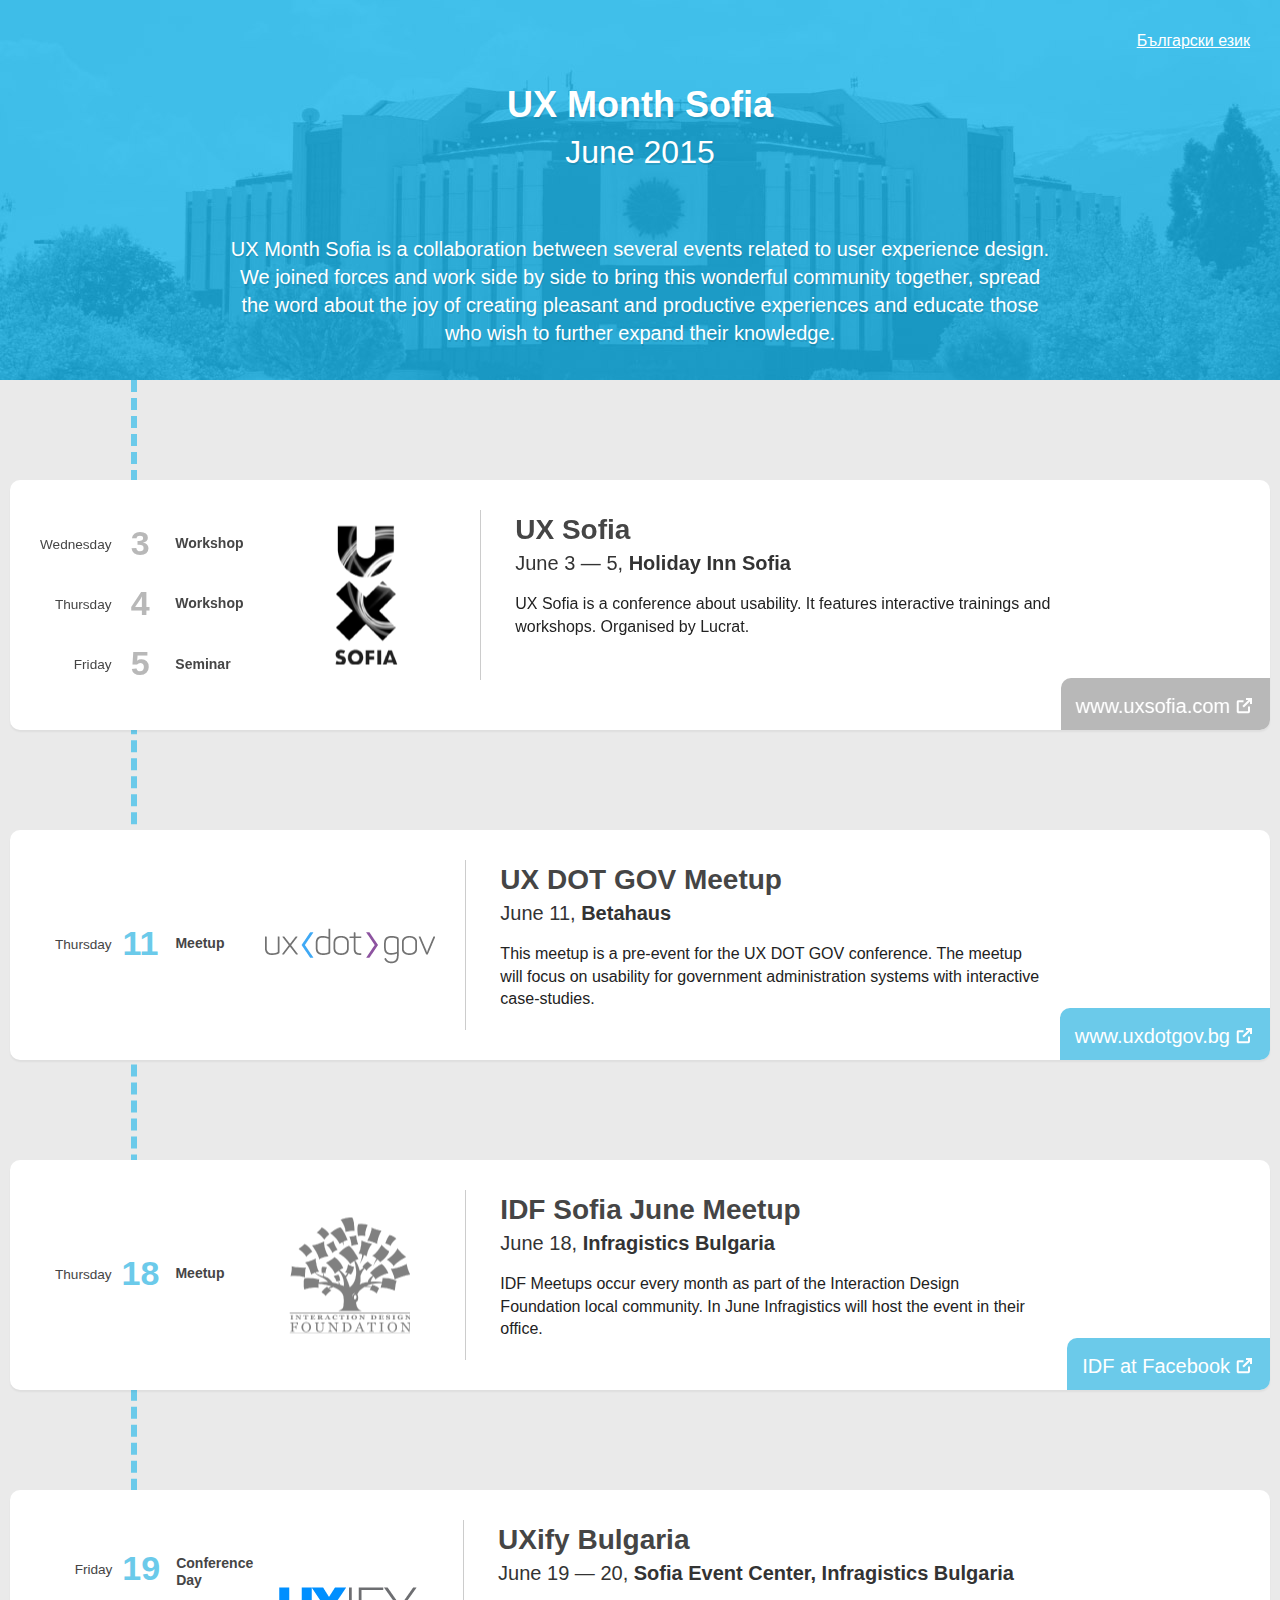
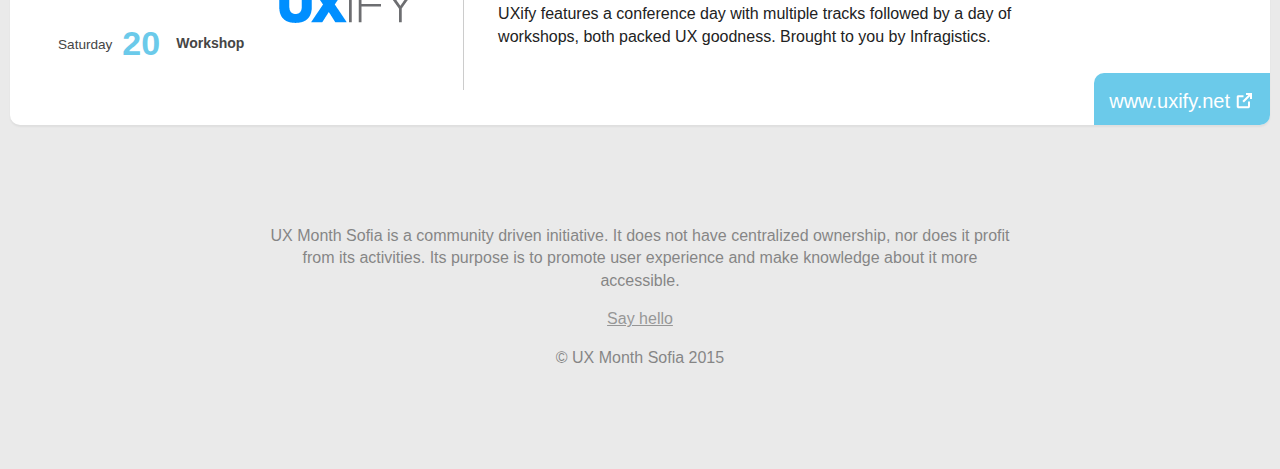
<file: index.html>
<!doctype html>
<html class="no-js" lang="en">
    <head>
        <meta charset="utf-8">
        <meta http-equiv="x-ua-compatible" content="ie=edge">
        <title>UX Month Sofia</title>
        <meta name="description" content="UX Month Sofia is a collaboration between several events related to user experience design.">
        <meta name="viewport" content="width=device-width, initial-scale=1">

        <link rel="stylesheet" href="css/main.css">

    </head>
    <body>
    <header>

      <a href="bg.html" class="lang-swap">Български език</a>

      <h1>UX Month Sofia</h1>
      <h2>June 2015</h2>
      <p>UX Month Sofia is a collaboration between several events related to user&nbsp;experience design. We joined forces and work side by side to bring this wonderful community together, spread the word about the joy of creating pleasant and productive experiences and educate those who wish to further expand their knowledge.</p>


    </header>

    <div class="main-wrap">

      <section class="event-blocks">

        <div class="event-block event-uxsofia grayscale">

          <div class="timeslot time-uxsofia">
            <div>Wednesday <span class="time-marker time-workshop">3</span></div>
            <div>Thursday <span class="time-marker time-workshop">4</span></div>
            <div>Friday <span class="time-marker time-conf time-seminar">5</span></div>
          </div>

          <div class="event-logo">
            <img src="img/logo-uxsofia.png" alt="UX Sofia Logo" />
          </div>

          <div class="event-info">
            <h1>UX Sofia</h1>
            <p class="event-logistics">
              June 3 &mdash; 5,
              <span>Holiday Inn Sofia</span>
            </p>
            <p class="event-desc">
              UX Sofia is a conference about usability. It features interactive trainings and workshops. Organised by Lucrat.
            </p>

            <a class="event-go-info" href="http://uxsofia.com" target="_blank">www.uxsofia.com</a>
          </div>

        </div>

        <div class="event-block event-uxdotgov">

          <div class="timeslot time-uxdotgov">
            <div>Thursday <span class="time-marker time-meetup">11</span></div>
          </div>

          <div class="event-logo">
            <img src="img/logo-uxdotgov.png" alt="UXDOTGOV Logo" />
          </div>

          <div class="event-info">
            <h1>UX DOT GOV Meetup</h1>
            <p class="event-logistics">
              June 11,
              <span>Betahaus</span>
            </p>
            <p class="event-desc">
              This meetup is a pre-event for the UX DOT GOV conference. The meetup will focus on usability for government administration systems with interactive case-studies.
            </p>
            <a class="event-go-info" href="http://uxdotgov.bg" target="_blank">www.uxdotgov.bg</a>
          </div>

        </div>


        <div class="event-block event-idf">

          <div class="timeslot time-idf">
            <div>Thursday <span class="time-marker time-meetup">18</span></div>
          </div>

          <div class="event-logo">
            <img src="img/logo-idf.png" alt="IDF Logo" />
          </div>

          <div class="event-info">
            <h1>IDF Sofia June Мeetup</h1>
            <p class="event-logistics">
              June 18,
              <span>Infragistics Bulgaria</span>
            </p>
            <p class="event-desc">
              IDF Meetups occur every month as part of the Interaction Design Foundation local community. In June Infragistics will host the event in their office.
            </p>
            <a class="event-go-info" href="http://www.facebook.com/groups/334084610080102" target="_blank">IDF at Facebook</a>
          </div>

        </div>


        <div class="event-block event-uxify">

          <div class="timeslot time-uxify">
            <div>Friday <span class="time-marker time-conf">19</span></div>
            <div>Saturday <span class="time-marker time-workshop">20</span></div>
          </div>

          <div class="event-logo">
            <img src="img/logo-uxify.png" alt="UXify Logo" />
          </div>

          <div class="event-info">
            <h1>UXify Bulgaria</h1>
            <p class="event-logistics">
              June 19 &mdash; 20,
              <span>Sofia Event Center, Infragistics Bulgaria</span>
            </p>
            <p class="event-desc">
              UXify features a conference day with multiple tracks followed by a day of workshops, both packed UX goodness. Brought to you by Infragistics.
            </p>
            <a class="event-go-info" href="http://uxify.net" target="_blank">www.uxify.net</a>
          </div>

        </div>

      </section>

      <footer>
      <p>UX Month Sofia is a community driven initiative. It does not have centralized ownership, nor does it profit from its activities. Its purpose is to promote user experience and make knowledge about it more accessible.
      </p>

      <p>
        <a href="mailto:todor@uxmonthsofia.com">Say hello</a>
      </p>

      <p>&copy; UX Month Sofia 2015
      </p>
      </footer>

  </div>

  <script>
    (function(i,s,o,g,r,a,m){i['GoogleAnalyticsObject']=r;i[r]=i[r]||function(){
    (i[r].q=i[r].q||[]).push(arguments)},i[r].l=1*new Date();a=s.createElement(o),
    m=s.getElementsByTagName(o)[0];a.async=1;a.src=g;m.parentNode.insertBefore(a,m)
    })(window,document,'script','//www.google-analytics.com/analytics.js','ga');

    ga('create', 'UA-62779135-1', 'auto');
    ga('send', 'pageview');

  </script>

    </body>
</html>
</file>
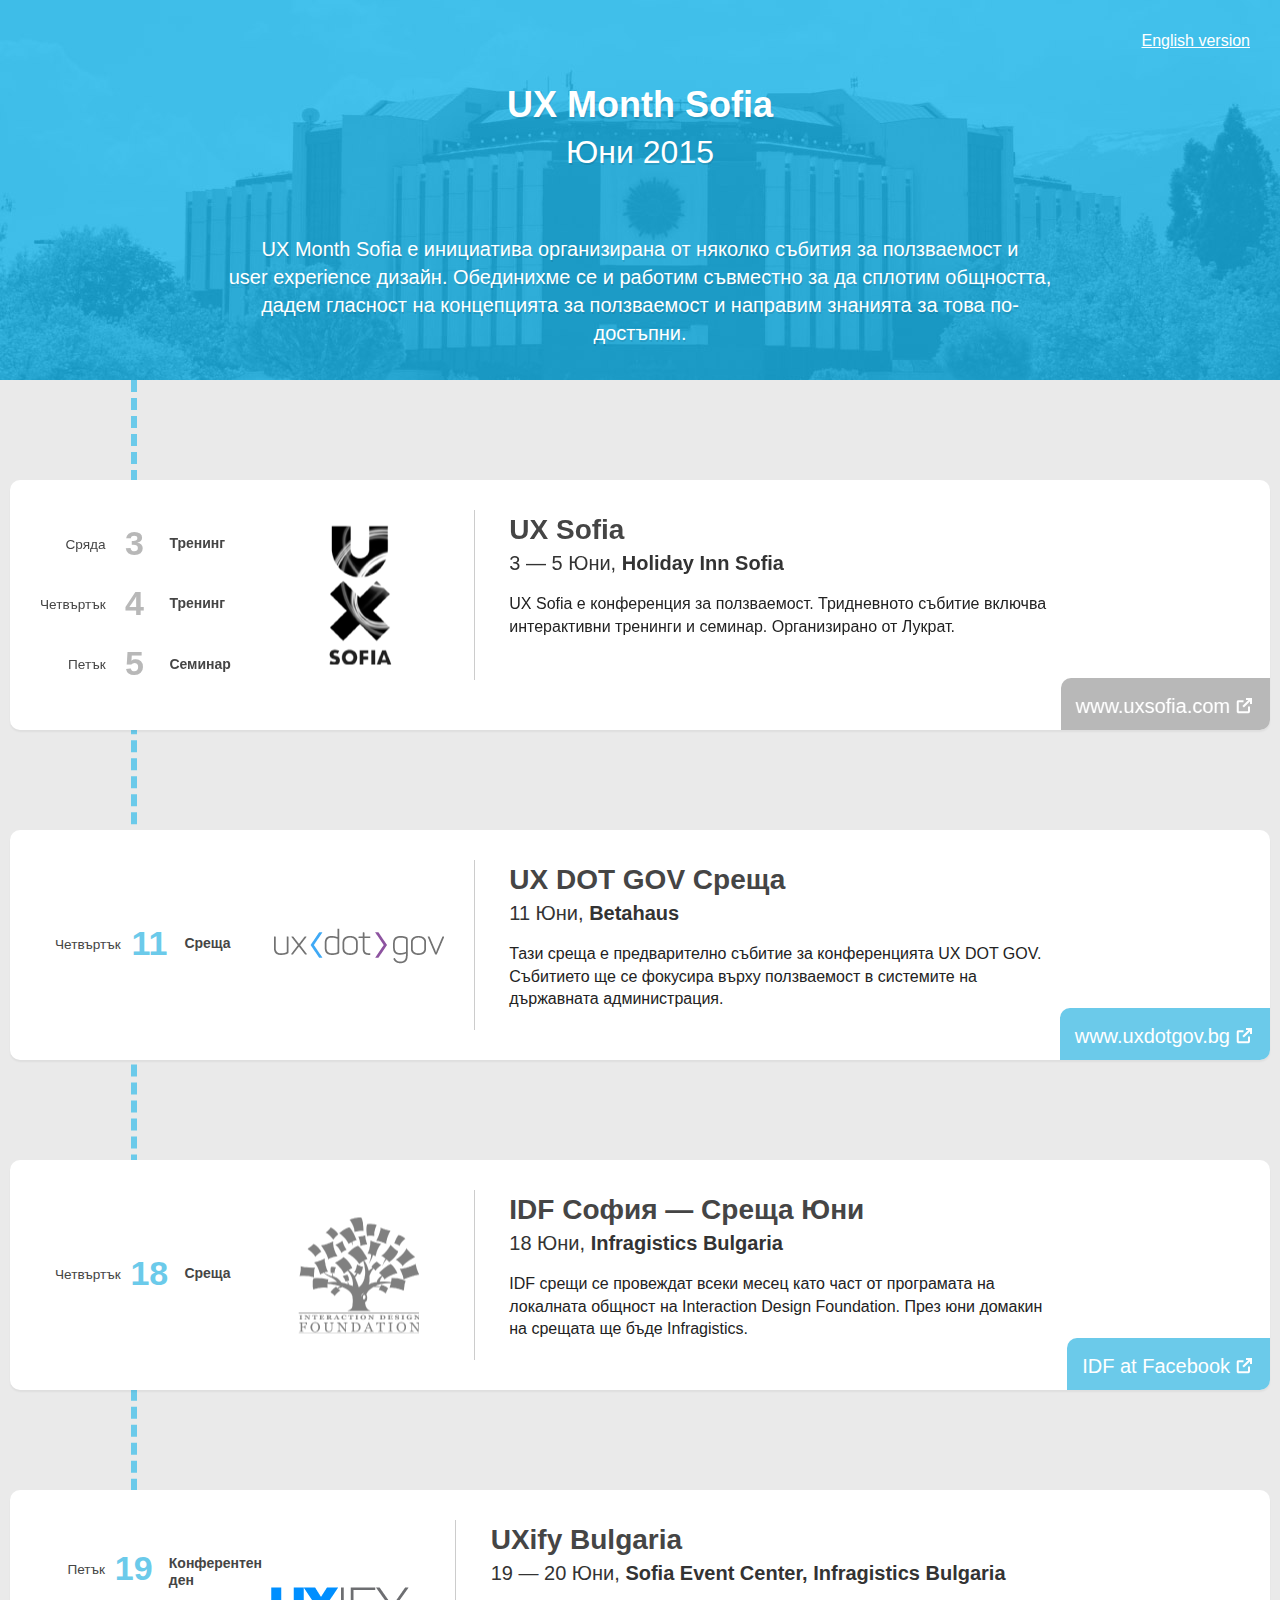
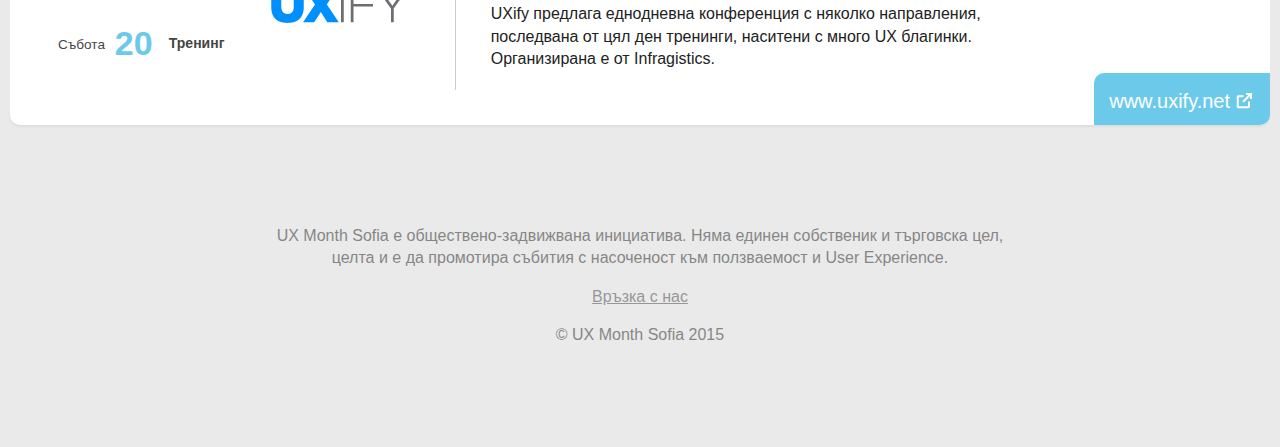
<file: bg.html>
<!doctype html>
<html class="no-js" lang="bg">
    <head>
        <meta charset="utf-8">
        <meta http-equiv="x-ua-compatible" content="ie=edge">
        <title>UX Month Sofia</title>
        <meta name="description" content="UX Month Sofia is a collaboration between several events related to user experience design.">
        <meta name="viewport" content="width=device-width, initial-scale=1">

        <link rel="stylesheet" href="css/main.css">

    </head>
    <body>
    <header>

      <a href="http://uxmonthsofia.com" class="lang-swap">English version</a>

      <h1>UX Month Sofia</h1>
      <h2>Юни 2015</h2>
      <p>UX Month Sofia е инициатива организирана от няколко събития за ползваемост и user&nbsp;experience дизайн. Обединихме се и работим съвместно за да сплотим общността, дадем гласност на концепцията за ползваемост и направим знанията за това по-достъпни.</p>

    </header>

    <div class="main-wrap">

      <section class="event-blocks">

        <div class="event-block event-uxsofia grayscale">

          <div class="timeslot time-uxsofia">
            <div>Сряда <span class="time-marker time-workshop">3</span></div>
            <div>Четвъртък <span class="time-marker time-workshop">4</span></div>
            <div>Петък <span class="time-marker time-conf time-seminar">5</span></div>
          </div>

          <div class="event-logo">
            <img src="img/logo-uxsofia.png" alt="UX Sofia Logo" />
          </div>

          <div class="event-info">
            <h1>UX Sofia</h1>
            <p class="event-logistics">
               3 &mdash; 5 Юни,
              <span>Holiday Inn Sofia</span>
            </p>
            <p class="event-desc">
              UX Sofia е конференция за ползваемост. Тридневното събитие включва интерактивни тренинги и семинар. Организирано от Лукрат.
            </p>

            <a class="event-go-info" href="http://uxsofia.com" target="_blank">www.uxsofia.com</a>
          </div>

        </div>

        <div class="event-block event-uxdotgov">

          <div class="timeslot time-uxdotgov">
            <div>Четвъртък <span class="time-marker time-meetup">11</span></div>
          </div>

          <div class="event-logo">
            <img src="img/logo-uxdotgov.png" alt="UXDOTGOV Logo" />
          </div>

          <div class="event-info">
            <h1>UX DOT GOV Среща</h1>
            <p class="event-logistics">
               11 Юни,
              <span>Betahaus</span>
            </p>
            <p class="event-desc">
              Тази среща е предварително събитие за конференцията UX DOT GOV. Събитието ще се фокусира върху ползваемост в системите на държавната администрация.
            </p>
            <a class="event-go-info" href="http://uxdotgov.bg" target="_blank">www.uxdotgov.bg</a>
          </div>

        </div>


        <div class="event-block event-idf">

          <div class="timeslot time-idf">
            <div>Четвъртък <span class="time-marker time-meetup">18</span></div>
          </div>

          <div class="event-logo">
            <img src="img/logo-idf.png" alt="IDF Logo" />
          </div>

          <div class="event-info">
            <h1>IDF София &mdash; Среща Юни</h1>
            <p class="event-logistics">
               18 Юни,
              <span>Infragistics Bulgaria</span>
            </p>
            <p class="event-desc">
              IDF срещи се провеждат всеки месец като част от програмата на локалната общност на Interaction Design Foundation. През юни домакин на срещата ще бъде Infragistics.
            </p>
            <a class="event-go-info" href="http://www.facebook.com/groups/334084610080102" target="_blank">IDF at Facebook</a>
          </div>

        </div>


        <div class="event-block event-uxify">

          <div class="timeslot time-uxify">
            <div>Петък <span class="time-marker time-conf">19</span></div>
            <div>Събота <span class="time-marker time-workshop">20</span></div>
          </div>

          <div class="event-logo">
            <img src="img/logo-uxify.png" alt="UXify Logo" />
          </div>

          <div class="event-info">
            <h1>UXify Bulgaria</h1>
            <p class="event-logistics">
               19 &mdash; 20 Юни,
              <span>Sofia Event Center, Infragistics Bulgaria</span>
            </p>
            <p class="event-desc">
              UXify предлага еднодневна конференция с няколко направления, последвана от цял ден тренинги, наситени с много UX благинки. Организирана е от Infragistics.
            </p>
            <a class="event-go-info" href="http://uxify.net" target="_blank">www.uxify.net</a>
          </div>

        </div>

      </section>

      <footer>
      <p>UX Month Sofia е обществено-задвижвана инициатива. Няма единен собственик и търговска цел, целта и е да промотира събития с насоченост към ползваемост и User Experience.
      </p>

      <p>
        <a href="mailto:todor@uxmonthsofia.com">Връзка с нас</a>
      </p>

      <p>&copy; UX Month Sofia 2015
      </p>
      </footer>

  </div>

  <script>
    (function(i,s,o,g,r,a,m){i['GoogleAnalyticsObject']=r;i[r]=i[r]||function(){
    (i[r].q=i[r].q||[]).push(arguments)},i[r].l=1*new Date();a=s.createElement(o),
    m=s.getElementsByTagName(o)[0];a.async=1;a.src=g;m.parentNode.insertBefore(a,m)
    })(window,document,'script','//www.google-analytics.com/analytics.js','ga');

    ga('create', 'UA-62779135-1', 'auto');
    ga('send', 'pageview');

  </script>

    </body>
</html>
</file>
<file: css/main.css>
html {
    color: #222;
    font-size: 1em;
    line-height: 1.4;
}

/*
 * Remove text-shadow in selection highlight:
 * https://twitter.com/miketaylr/status/12228805301
 *
 * These selection rule sets have to be separate.
 * Customize the background color to match your design.
 */

::-moz-selection {
    background: #b3d4fc;
    text-shadow: none;
}

::selection {
    background: #b3d4fc;
    text-shadow: none;
}

/*
 * A better looking default horizontal rule
 */

hr {
    display: block;
    height: 1px;
    border: 0;
    border-top: 1px solid #ccc;
    margin: 1em 0;
    padding: 0;
}

/*
 * Remove the gap between audio, canvas, iframes,
 * images, videos and the bottom of their containers:
 * https://github.com/h5bp/html5-boilerplate/issues/440
 */

audio,
canvas,
iframe,
img,
svg,
video {
    vertical-align: middle;
}

/*
 * Remove default fieldset styles.
 */

fieldset {
    border: 0;
    margin: 0;
    padding: 0;
}

/*
 * Allow only vertical resizing of textareas.
 */

textarea {
    resize: vertical;
}

body,
html {
    margin: 0;
    padding: 0;
    font-family: 'PT Sans', sans-serif;
    background-color: #EAEAEA;
}

.main-wrap {
  width: 1260px;
  margin: 0 auto;
}

header {
  background-image: url('../img/header-bg.jpg');
  background-position: 50% 0%;
  width: 100%;
  height: 380px;
  text-align: center;
}

header h1,
header h2,
header p {
  color: #fff;
  margin: 0 auto;
  position: relative;
  text-shadow: 1px 2px 0 rgba(0,0,0,0.1);
}

header h1 {
  font-size: 36px;
  top: 80px;
}

header h2 {
  font-size: 32px;
  top: 80px;
  font-weight: normal;
}

header p {
  font-size: 20px;
  top: 140px;
  width: 60%;
}

.lang-swap {
  position: absolute;
  top: 30px;
  right: 30px;
  color: #fff;
  text-decoration: underline;
}

.timeslot {
  display: inline-block;
  text-align: right;
  margin-right: 110px;
  position: relative;
  z-index: 100;
}

.time-uxdotgov,
.time-idf {
  top: 50px;
  left: 15px;
}

.time-uxify {
  left: 18px;
}

.timeslot > div {
  margin: 10px 0;
  font-size: 0.85em;
  color: #454545;
}

.timeslot.time-uxify > div {
  margin: 25px 0;
}

.timeslot span {
  font-size: 14px;
  color: #636363;
  display: inline-block;
  vertical-align: middle;
  margin-top: 10px;
  line-height: 46px;
  position: relative;
  z-index: 1;
}

.timeslot .time-marker {
  width: 50px;
  height: 50px;
  color: #6bcaea;
  font-size: 34px;
  font-weight: bold;
  text-align: center;
  border-radius: 50%;
  margin-top: 0px;
}

.time-workshop::after,
.time-conf::after,
.time-meetup::after {
  position: absolute;
  left: 60px;
  color: #454545;
  font-size: 14px;
}

.time-workshop::after {
  content: 'Workshop';
}

.time-conf::after {
  content: 'Conference Day';
  line-height: 1.2;
  text-align: left;
  padding-top: 10px;
}

.time-conf.time-seminar::after {
  content: "Seminar";
  line-height: 2;
}

.time-meetup::after {
  content: 'Meetup';
}

html[lang="bg"] .time-workshop::after {
  content: 'Тренинг';
}

html[lang="bg"] .time-conf::after {
  content: 'Конферентен ден';
}

html[lang="bg"] .time-conf.time-seminar::after {
  content: 'Семинар';
}

html[lang="bg"] .time-meetup::after {
  content: 'Среща';
}

.event-blocks {
  display: inline-block;
  position: relative;
}

.event-blocks::before {
  content: '';
  width: 1px;
  height: 100%;
  border-right: 6px dashed #6bcaea;
  position: absolute;
  left: 120px;
}

.event-block {
  background-color: #fff;
  padding: 30px;
  margin-top: 100px;
  border-radius: 10px;
  position: relative;
  box-shadow: 0 2px 2px 0 rgba(0,0,0,0.05);
}

.event-logo {
  height: 170px;
  width: 170px;
  text-align: center;
  border-right: 1px solid #ccc;
  margin-right: 30px;
  padding-right: 30px;
}

.event-logo img {
  position: relative;
  top: 50%;
  transform: translateY(-50%);
}

.event-logo,
.event-info {
  display: inline-block;
  vertical-align: top;
}

.event-info {
  max-width: 60%;
}

.event-info .tags {
  color: #6bcaea;
}

.tags span {
  margin: 0 10px 0 0px;
}

.tags span::before {
  margin-right: 5px;
}

.tags-conf::before {
  content: ' \25CF';
  display: inline-block;
  font-size: 20px;
}

.tags-meetup::before {
  content: ' \25A0';
  display: inline-block;
  font-size: 20px;
}

.tags-workshop::before {
  content: ' \25B2';
  display: inline-block;
}

.event-info h1 {
  margin: 0;
  font-size: 28px;
  color: #454545;
}

.event-logistics {
  margin: 0;
  font-size: 20px;
  color: #333;
}

.event-logistics span {
  font-weight: bold;
  color: #333;
}

.event-desc {
  width: 75%;
  margin-bottom: 0px;
}

.event-go-info {
  background-color: #6bcaea;
  color: #fff;
  font-size: 20px;
  text-decoration: none;
  display: inline-block;
  padding: 10px 15px;
  position: absolute;
  right: 0px;
  bottom: 0px;
  border-top-left-radius: 10px;
  border-bottom-right-radius: 10px;
  transition: 0.2s;
}

.event-go-info:hover {
  background-color: #46889f;
}

.event-go-info::after {
  content: '';
  display: inline-block;
  width: 25px;
  height: 25px;
  background-image: url('../img/external.png');
  position: relative;
  bottom: -4px;
}


footer {
  width: 60%;
  text-align: center;
  margin: 100px auto;
  opacity: 0.5;
}

footer a {
  color: #454545;
}

/* ==========================================================================
   Helper classes
   ========================================================================== */

.grayscale {
  -webkit-filter: grayscale(1);
  -moz-filter: grayscale(1);
  -ms-filter: grayscale(1);
  filter: grayscale(1);
}


/*
 * Hide visually and from screen readers:
 */

.hidden {
    display: none !important;
}

/*
 * Hide only visually, but have it available for screen readers:
 * http://snook.ca/archives/html_and_css/hiding-content-for-accessibility
 */

.visuallyhidden {
    border: 0;
    clip: rect(0 0 0 0);
    height: 1px;
    margin: -1px;
    overflow: hidden;
    padding: 0;
    position: absolute;
    width: 1px;
}

/*
 * Extends the .visuallyhidden class to allow the element
 * to be focusable when navigated to via the keyboard:
 * https://www.drupal.org/node/897638
 */

.visuallyhidden.focusable:active,
.visuallyhidden.focusable:focus {
    clip: auto;
    height: auto;
    margin: 0;
    overflow: visible;
    position: static;
    width: auto;
}

/*
 * Hide visually and from screen readers, but maintain layout
 */

.invisible {
    visibility: hidden;
}

/*
 * Clearfix: contain floats
 *
 * For modern browsers
 * 1. The space content is one way to avoid an Opera bug when the
 *    `contenteditable` attribute is included anywhere else in the document.
 *    Otherwise it causes space to appear at the top and bottom of elements
 *    that receive the `clearfix` class.
 * 2. The use of `table` rather than `block` is only necessary if using
 *    `:before` to contain the top-margins of child elements.
 */

.clearfix:before,
.clearfix:after {
    content: " "; /* 1 */
    display: table; /* 2 */
}

.clearfix:after {
    clear: both;
}

/* ==========================================================================
   EXAMPLE Media Queries for Responsive Design.
   These examples override the primary ('mobile first') styles.
   Modify as content requires.
   ========================================================================== */

@media only screen and (min-width: 35em) {
    /* Style adjustments for viewports that meet the condition */
}

@media print,
       (-webkit-min-device-pixel-ratio: 1.25),
       (min-resolution: 120dpi) {
    /* Style adjustments for high resolution devices */
}

/* ==========================================================================
   Print styles.
   Inlined to avoid the additional HTTP request:
   http://www.phpied.com/delay-loading-your-print-css/
   ========================================================================== */

@media print {
    *,
    *:before,
    *:after {
        background: transparent !important;
        color: #000 !important; /* Black prints faster:
                                   http://www.sanbeiji.com/archives/953 */
        box-shadow: none !important;
        text-shadow: none !important;
    }

    a,
    a:visited {
        text-decoration: underline;
    }

    a[href]:after {
        content: " (" attr(href) ")";
    }

    abbr[title]:after {
        content: " (" attr(title) ")";
    }

    /*
     * Don't show links that are fragment identifiers,
     * or use the `javascript:` pseudo protocol
     */

    a[href^="#"]:after,
    a[href^="javascript:"]:after {
        content: "";
    }

    pre,
    blockquote {
        border: 1px solid #999;
        page-break-inside: avoid;
    }

    /*
     * Printing Tables:
     * http://css-discuss.incutio.com/wiki/Printing_Tables
     */

    thead {
        display: table-header-group;
    }

    tr,
    img {
        page-break-inside: avoid;
    }

    img {
        max-width: 100% !important;
    }

    p,
    h2,
    h3 {
        orphans: 3;
        widows: 3;
    }

    h2,
    h3 {
        page-break-after: avoid;
    }
}

@media (max-width: 1280px) {
  header p {
    width: 65%;
  }
}

@media (max-width: 1279px) {
  header p {
    width: 90%;
    font-size: 18px;
  }

  .main-wrap {
    width: 70%;
  }

  .event-info,
  .event-desc {
    width: 100%;
    max-width: none;
  }

  .event-info {
    margin-top: 30px;
  }

  .event-go-info {
    position: relative;
    margin-top: 20px;
  }

  .event-logo {
    border: none;
    float: right;
    margin: 0;
  }

}

@media (max-width: 785px) {

  .lang-swap {
    position: static;
    width: 100%;
    text-align: center;
  }

  .main-wrap {
    width: 100%;
  }

  .time-uxdotgov, .time-idf {
    top: 0px;
  }

  header {
    height: auto;
    padding: 30px 0;
  }

  header p {
    font-size: 17px;
    margin-top: 20px;
  }

  header h1,
  header h2,
  header p {
    position: static;
  }

  .event-blocks::before {
    left: 50%;
    margin-left: -3px;
  }

  .event-block {
    text-align: center;
  }

  .event-logo {
    display: none;
  }

}
</file>
